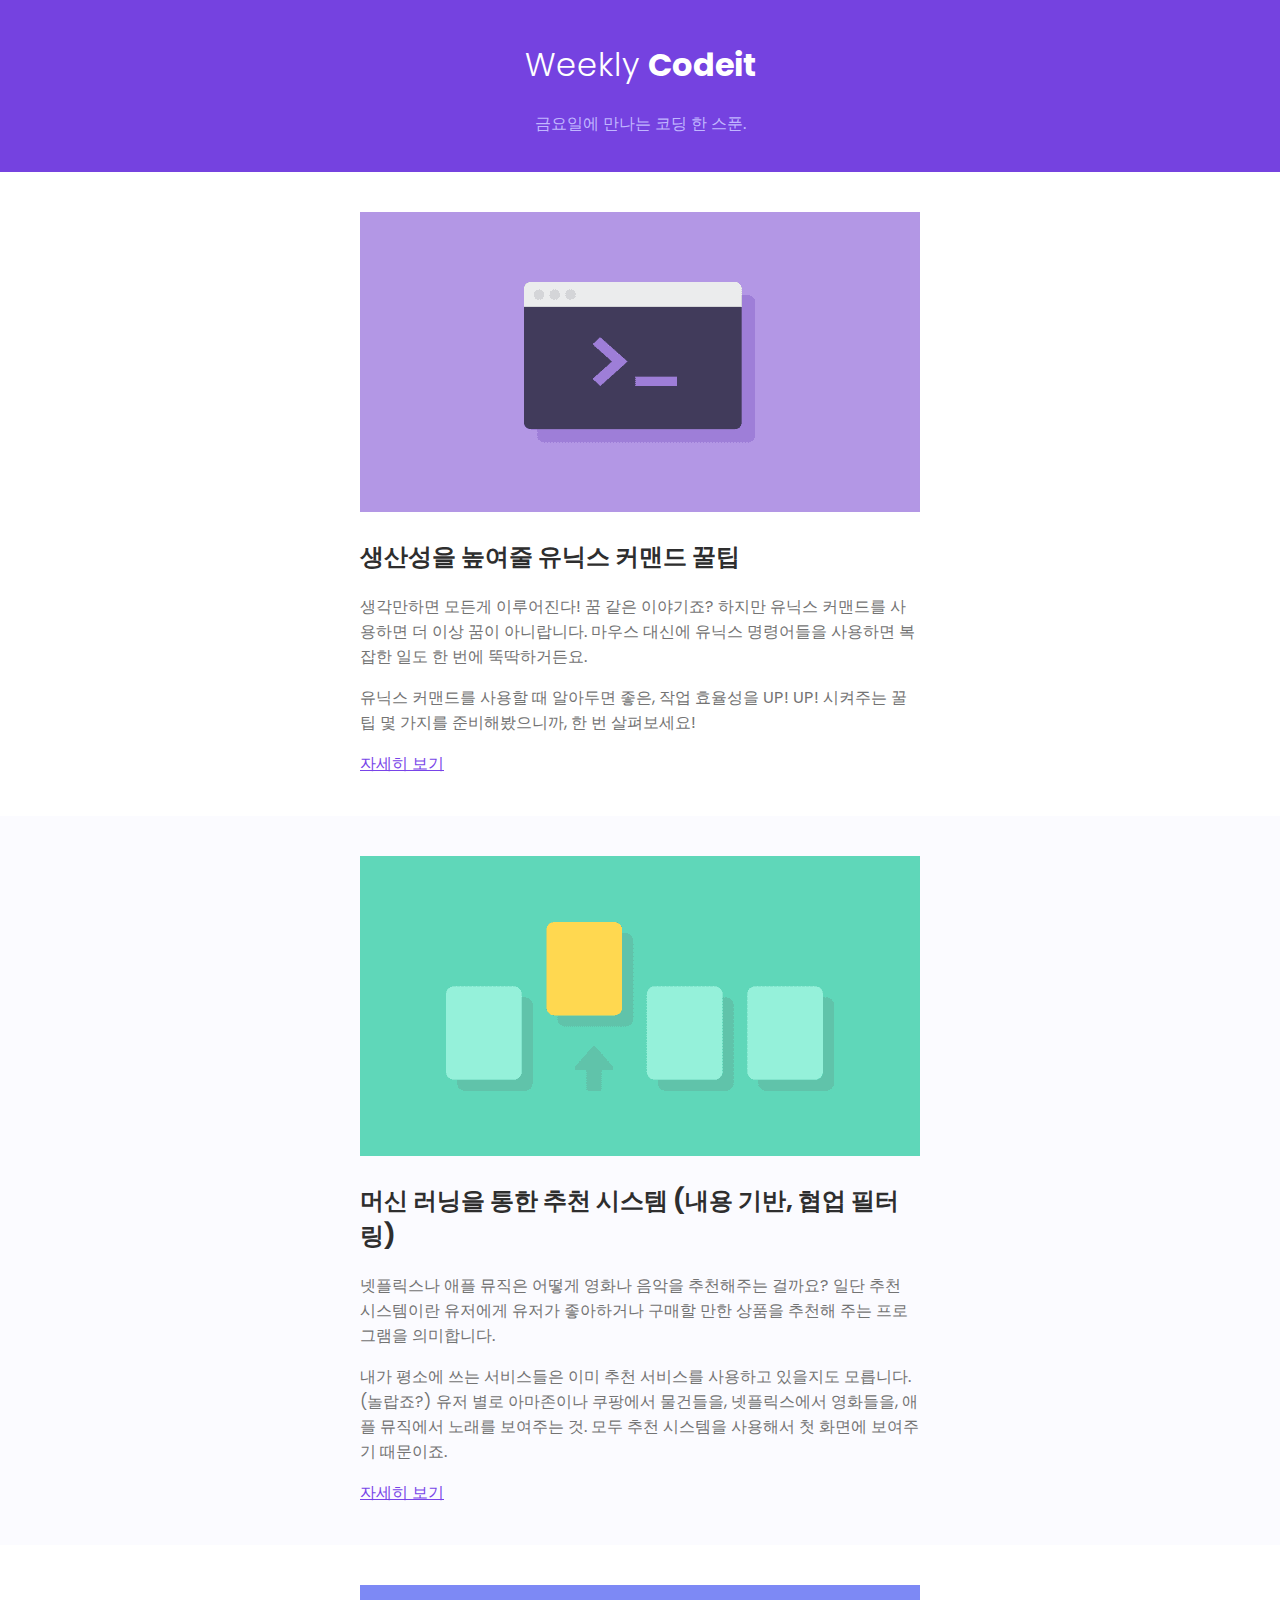
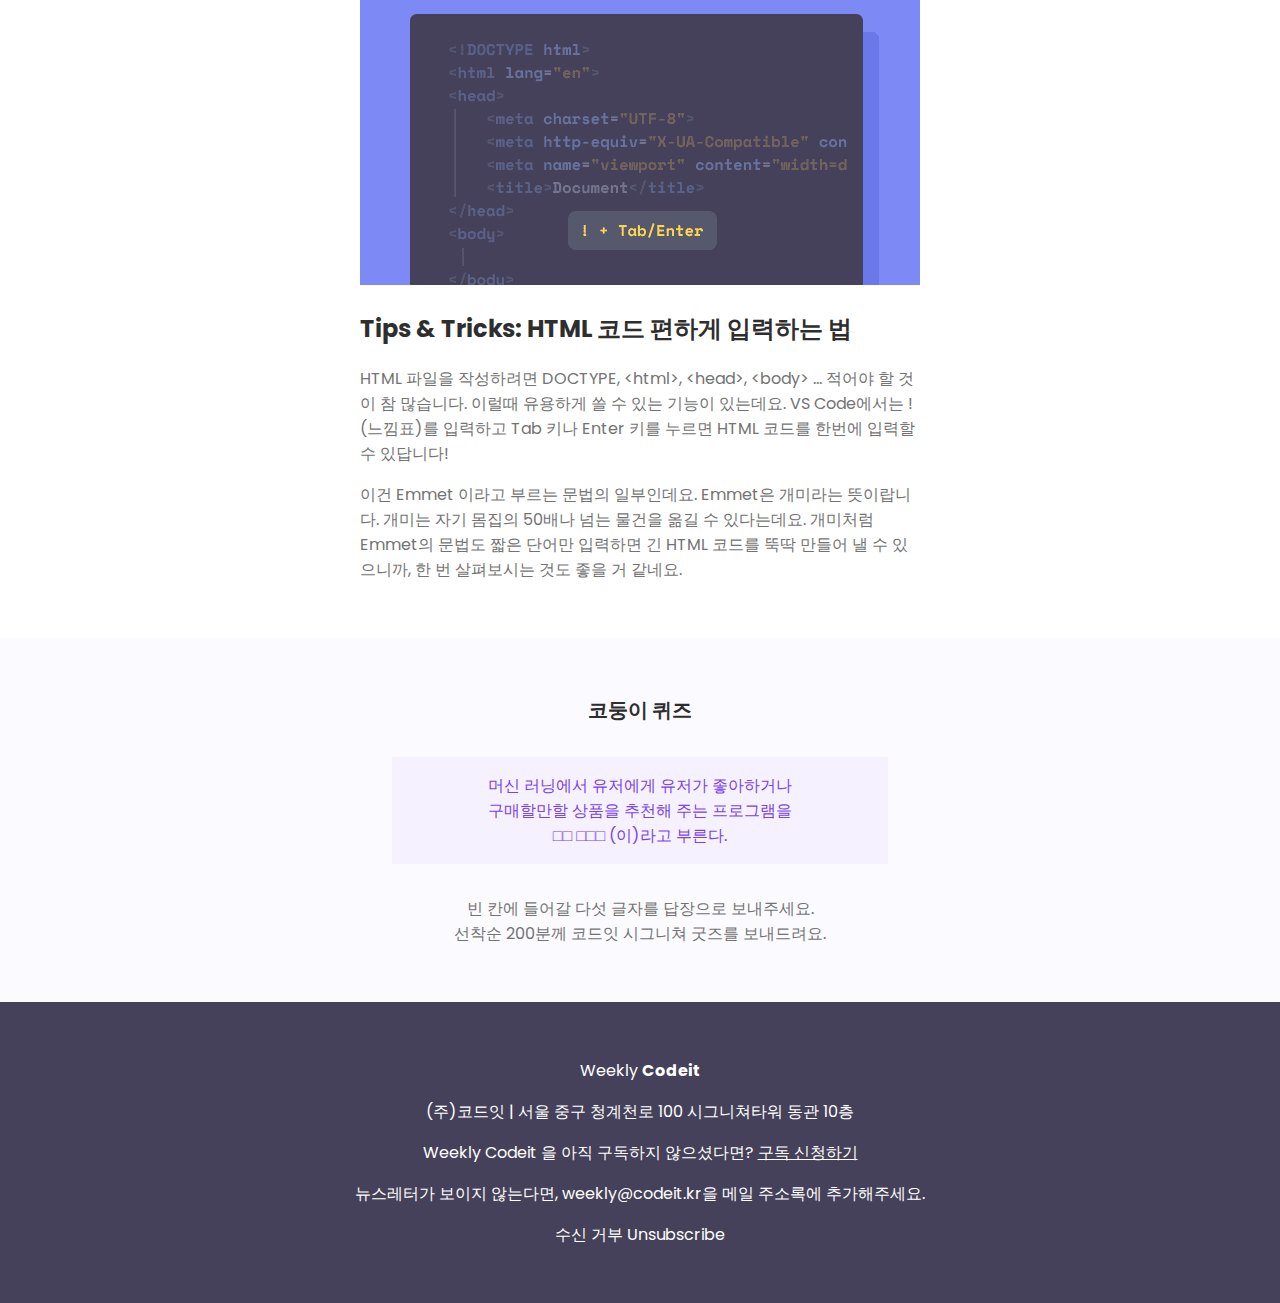
<file: Index.html>
<!DOCTYPE html>
<html>
  <head>
    <title>Weekly Codeit</title>
    <meta charset="utf-8">
    <meta name="description" content="금요일에 만나는 코딩 한스푼">
    <meta property="og:title" content="Weely Codeit"> 
    <link rel="preconnect" href="https://fonts.googleapis.com">
    <link rel="preconnect" href="https://fonts.gstatic.com" crossorigin>
    <link href="https://fonts.googleapis.com/css2?family=Poppins:ital,wght@0,100;0,200;0,300;0,400;0,500;0,600;0,700;0,800;0,900;1,100;1,200;1,300;1,400;1,500;1,600;1,700;1,800;1,900&display=swap" rel="stylesheet">
  </head>
  <body style="color: #737373; font-family: Poppins, 'Noto Sans KR', sans-serif; margin: 0">
    <div style="background-color: #7542e0; text-align: center; padding: 20px">
      <h1 style="color: #ffffff; font-weight: 300">Weekly <span style="font-weight: 700">Codeit<span></h1>
      <p style="color: #c1b7ff">금요일에 만나는 코딩 한 스푼.</p>
    </div>
    <div style="padding: 40px 20px">
      <div style="width: 560px; margin: 0 auto">
        <img src="thumbnail-unix.png" style="width: 100%">
        <h2 style="color: #2e2e2e">생산성을 높여줄 유닉스 커맨드 꿀팁</h2>
        <p>
          생각만하면 모든게 이루어진다! 꿈 같은 이야기죠? 하지만 유닉스 커맨드를
          사용하면 더 이상 꿈이 아니랍니다. 마우스 대신에 유닉스 명령어들을 사용하면
          복잡한 일도 한 번에 뚝딱하거든요.
        </p>
        <p>
          유닉스 커맨드를 사용할 때 알아두면 좋은, 작업 효율성을 UP! UP! 시켜주는
          꿀팁 몇 가지를 준비해봤으니까, 한 번 살펴보세요!
        </p>
        <a href="https://blog.codeit.kr/post/6052b25f701df852a9157516" style="color: #7844e8">
          자세히 보기
        </a>
      </div>
    </div>
    <div style="background-color: #fbfbff; padding: 40px 20px">
      <div style="width: 560px; margin: 0 auto">
        <img src="thumbnail-machine-learning.png" style="width: 100%">
        <h2 style="color: #2e2e2e">머신 러닝을 통한 추천 시스템 (내용 기반, 협업 필터링)</h2>
        <p>
          넷플릭스나 애플 뮤직은 어떻게 영화나 음악을 추천해주는 걸까요? 일단 추천
          시스템이란 유저에게 유저가 좋아하거나 구매할 만한 상품을 추천해 주는
          프로그램을 의미합니다.
        </p>
        <p>
          내가 평소에 쓰는 서비스들은 이미 추천 서비스를 사용하고 있을지도 모릅니다.
          (놀랍죠?) 유저 별로 아마존이나 쿠팡에서 물건들을, 넷플릭스에서
          영화들을, 애플 뮤직에서 노래를 보여주는 것. 모두 추천 시스템을 사용해서 첫
          화면에 보여주기 때문이죠.
        </p>
        <a href="https://blog.codeit.kr/post/6054359298b173400407da01" style="color: #7844e8">
          자세히 보기
        </a>
      </div>
    </div>
    <div style="padding: 40px 20px">
      <div style="width: 560px; margin: 0 auto">
        <img src="thumbnail-emmet.png" style="width: 100%">
        <h2 style="color: #2e2e2e">Tips & Tricks: HTML 코드 편하게 입력하는 법</h2>
        <p>
          HTML 파일을 작성하려면 DOCTYPE, &lt;html&gt;, &lt;head&gt;, &lt;body&gt; ... 적어야 할 것이 참
          많습니다. 이럴때 유용하게 쓸 수 있는 기능이 있는데요. VS Code에서는
          !(느낌표)를 입력하고 Tab 키나 Enter 키를 누르면 HTML 코드를 한번에 입력할
          수 있답니다!
        </p>
        <p>
          이건 Emmet 이라고 부르는 문법의 일부인데요. Emmet은 개미라는
          뜻이랍니다. 개미는 자기 몸집의 50배나 넘는 물건을 옮길 수 있다는데요.
          개미처럼 Emmet의 문법도 짧은 단어만 입력하면 긴 HTML 코드를 뚝딱 만들어 낼
          수 있으니까, 한 번 살펴보시는 것도 좋을 거 같네요.
        </p>
      </div>
    </div>
    <div style="background-color: #fbfbff; text-align: center; padding: 40px 20px">
      <div style="width: 560px; margin: 0 auto">
        <h2 style="color: #2e2e2e; font-size: 20px">코둥이 퀴즈</h2>
        <p style="background-color: #f6f1ff; color: #7844e8; padding: 16px; margin: 32px">
          머신 러닝에서 유저에게 유저가 좋아하거나<br>
          구매할만할 상품을 추천해 주는 프로그램을<br>
          □□ □□□ (이)라고 부른다.
        </p>
        <p>
          빈 칸에 들어갈 다섯 글자를 답장으로 보내주세요.<br>
          선착순 200분께 코드잇 시그니쳐 굿즈를 보내드려요.
        </p>
      </div>
    </div>
    <div style="background-color: #46415a; color: #ffffff; text-align: center; padding: 40px 20px">
      <p>Weekly <span style="font-weight: 700">Codeit</span></p>
      <p>(주)코드잇 | 서울 중구 청계천로 100 시그니쳐타워 동관 10층</p>
      <p>Weekly Codeit 을 아직 구독하지 않으셨다면? <a href="subscribe.html" style="color: #ffffff;">구독 신청하기</a></p>
      <p>뉴스레터가 보이지 않는다면, weekly@codeit.kr을 메일 주소록에 추가해주세요.</p>
      <p>수신 거부 Unsubscribe</p>
    </div>
  </body>
</html>
</file>
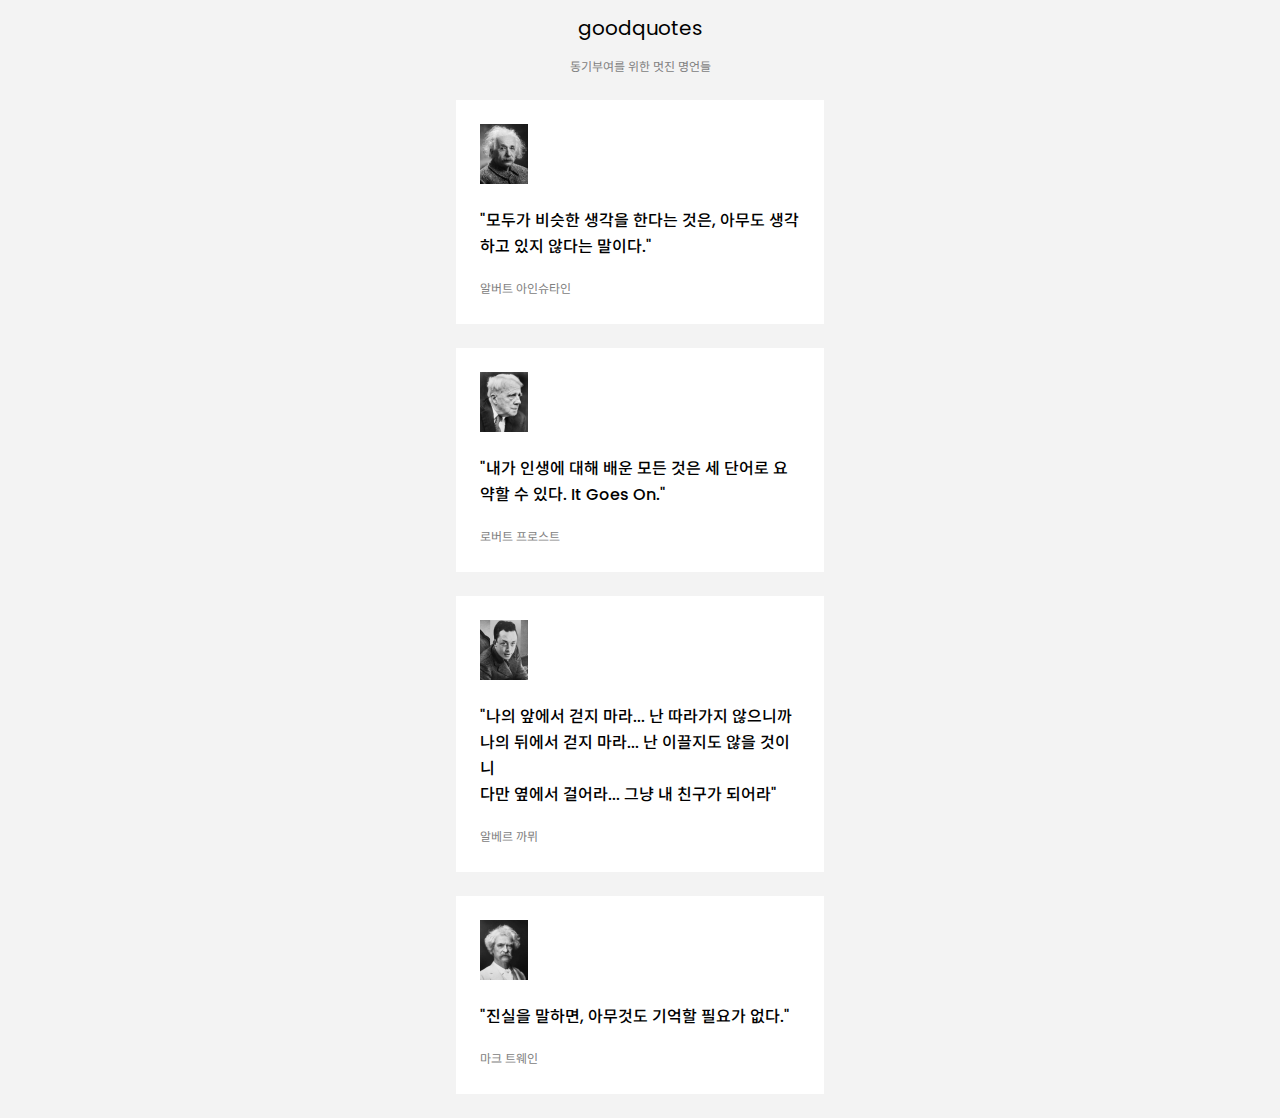
<file: chapter2/1.06/index.html>
<!DOCTYPE html>
<html>
  <head>
    <meta charset="utf-8" />
    <title>goodquotes</title>
    <link rel="preconnect" href="https://fonts.googleapis.com" />
    <link rel="preconnect" href="https://fonts.gstatic.com" crossorigin />
    <link
      href="https://fonts.googleapis.com/css2?family=Noto+Sans+KR:wght@400;700&family=Poppins:wght@400;600&display=swap"
      rel="stylesheet"
    />
    <link rel="stylesheet" href="style.css" />
  </head>
  <body>
    <h1>goodquotes</h1>
    <h2>동기부여를 위한 멋진 명언들</h2>
    <div>
      <img src="einstein.png" />
      <p>
        "모두가 비슷한 생각을 한다는 것은, 아무도 생각하고 있지 않다는 말이다."
      </p>
      <span>알버트 아인슈타인</span>
    </div>
    <div>
      <img src="frost.png" />
      <p>
        "내가 인생에 대해 배운 모든 것은 세 단어로 요약할 수 있다. It Goes On."
      </p>
      <span>로버트 프로스트</span>
    </div>
    <div>
      <img src="camus.png" />
      <p>
        "나의 앞에서 걷지 마라... 난 따라가지 않으니까<br />
        나의 뒤에서 걷지 마라... 난 이끌지도 않을 것이니<br />
        다만 옆에서 걸어라... 그냥 내 친구가 되어라"
      </p>
      <span>알베르 까뮈</span>
    </div>
    <div>
      <img src="twain.png" />
      <p>"진실을 말하면, 아무것도 기억할 필요가 없다."</p>
      <span>마크 트웨인</span>
    </div>
  </body>
</html>
</file>
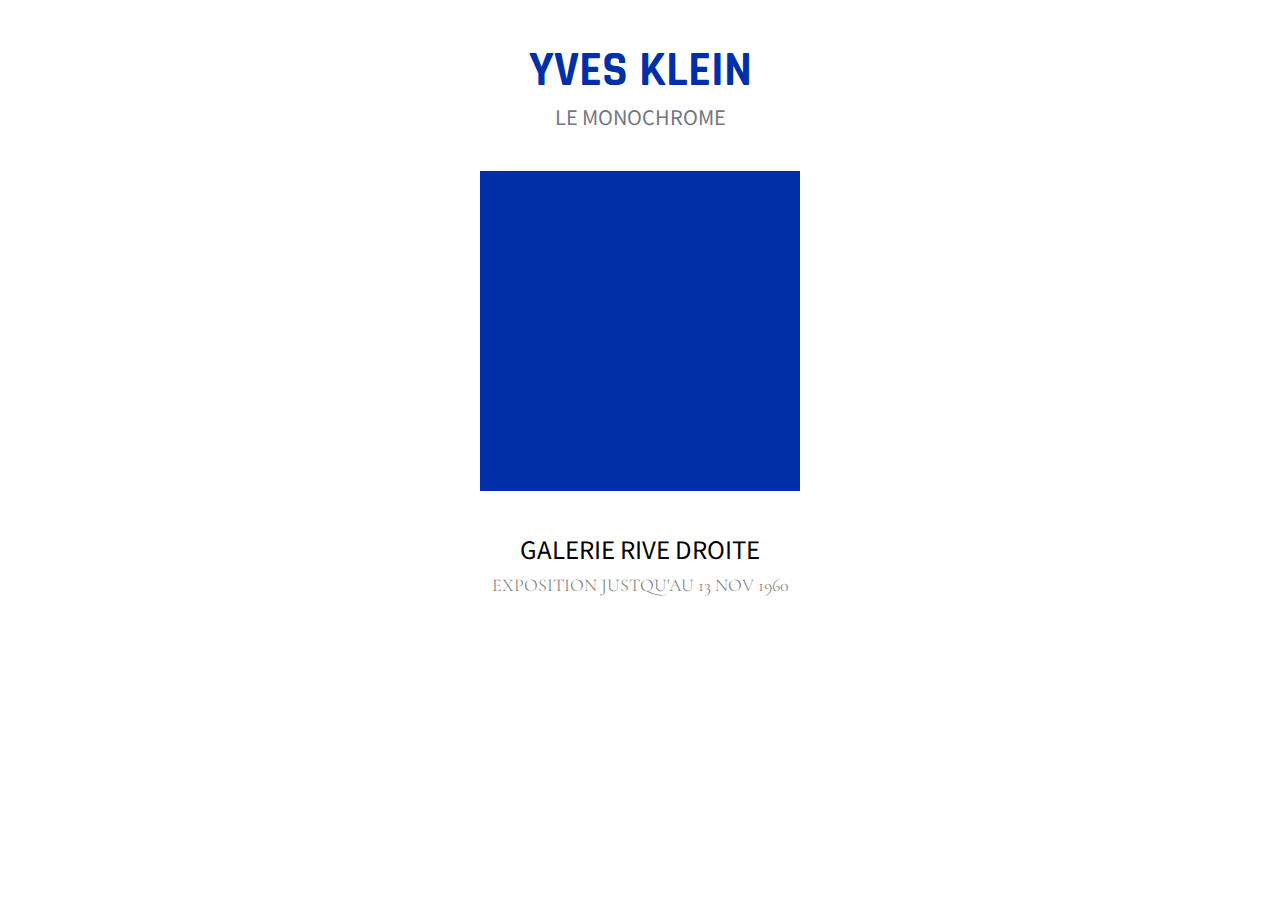
<file: chapter2/1.10/index.html>
<!DOCTYPE html>
<html>
  <head>
    <meta charset="utf-8" />
    <title>LE MONOCHROME</title>
    <link rel="preconnect" href="https://fonts.googleapis.com" />
    <link rel="preconnect" href="https://fonts.gstatic.com" crossorigin />
    <link
      href="https://fonts.googleapis.com/css2?family=Cormorant+Garamond&family=Noto+Sans+KR&family=Rajdhani:wght@700&display=swap"
      rel="stylesheet"
    />
    <link rel="stylesheet" href="style.css" />
  </head>
  <body>
    <h1 class="artist">YVES KLEIN</h1>
    <h2 class="title">LE MONOCHROME</h2>
    <div class="ikb"></div>
    <div class="info">
      <p class="location">GALERIE RIVE DROITE</p>
      <p class="date">EXPOSITION JUSTQU'AU 13 NOV 1960</p>
    </div>
  </body>
</html>
</file>
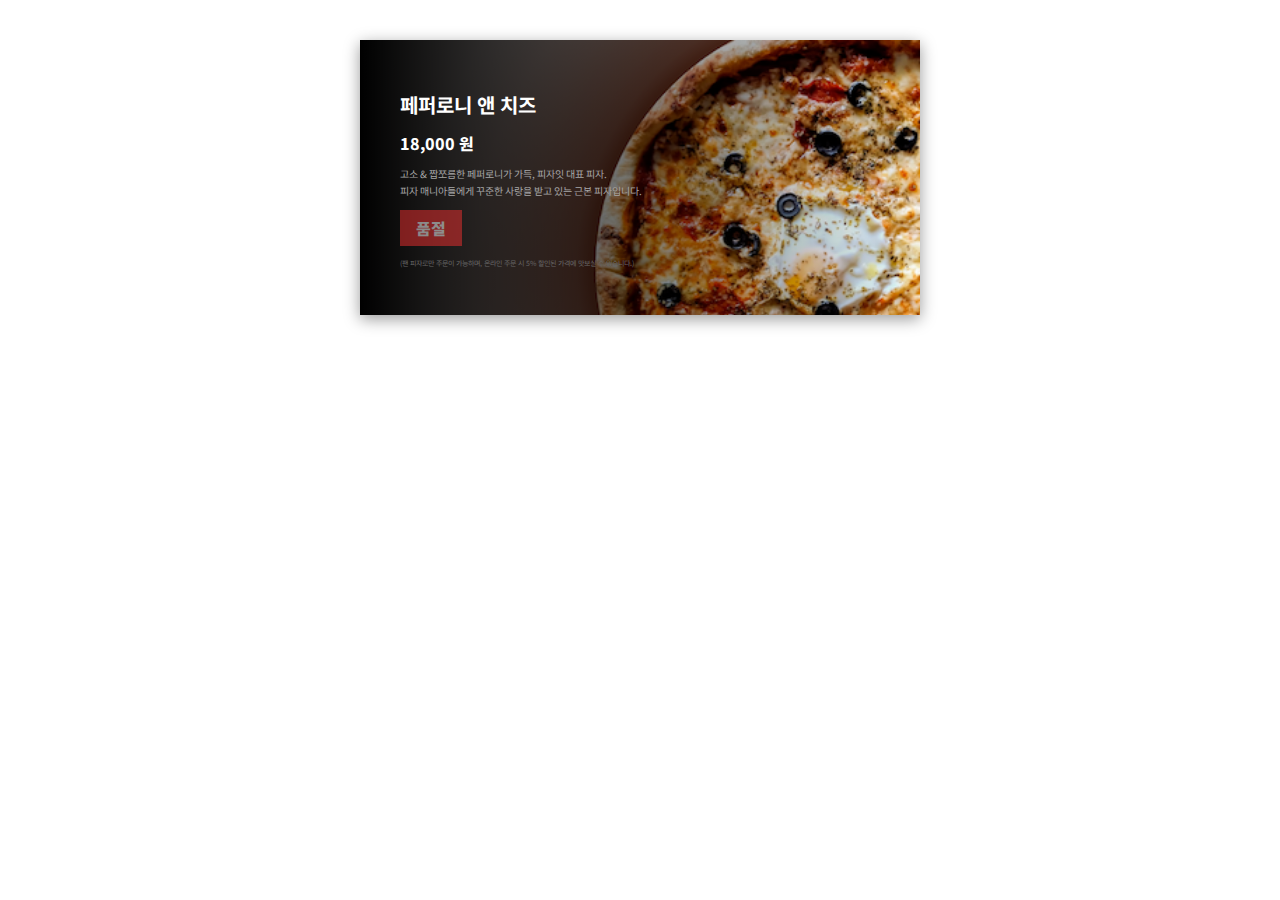
<file: chapter2/2.03/index.html>
<!DOCTYPE html>
<html>
  <head>
    <meta charset="utf-8" />
    <title>피자잇</title>
    <link rel="preconnect" href="https://fonts.googleapis.com" />
    <link rel="preconnect" href="https://fonts.gstatic.com" crossorigin />
    <link
      href="https://fonts.googleapis.com/css2?family=Noto+Sans+KR:wght@400;700&display=swap"
      rel="stylesheet"
    />
    <link rel="stylesheet" href="style.css" />
  </head>
  <body>
    <div class="card">
      <h1 class="title">페퍼로니 앤 치즈</h1>
      <h2 class="price">18,000 원</h2>
      <p class="description">
        고소 & 짭쪼름한 페퍼로니가 가득, 피자잇 대표 피자.<br />
        피자 매니아들에게 꾸준한 사랑을 받고 있는 근본 피자입니다.
      </p>
      <div class="buttons">
        <a class="order" href="https://codeit.kr"> 품절 </a>
      </div>
      <p class="note">
        (팬 피자로만 주문이 가능하며, 온라인 주문 시 5% 할인된 가격에 맛보실 수
        있습니다.)
      </p>
    </div>
  </body>
</html>
</file>
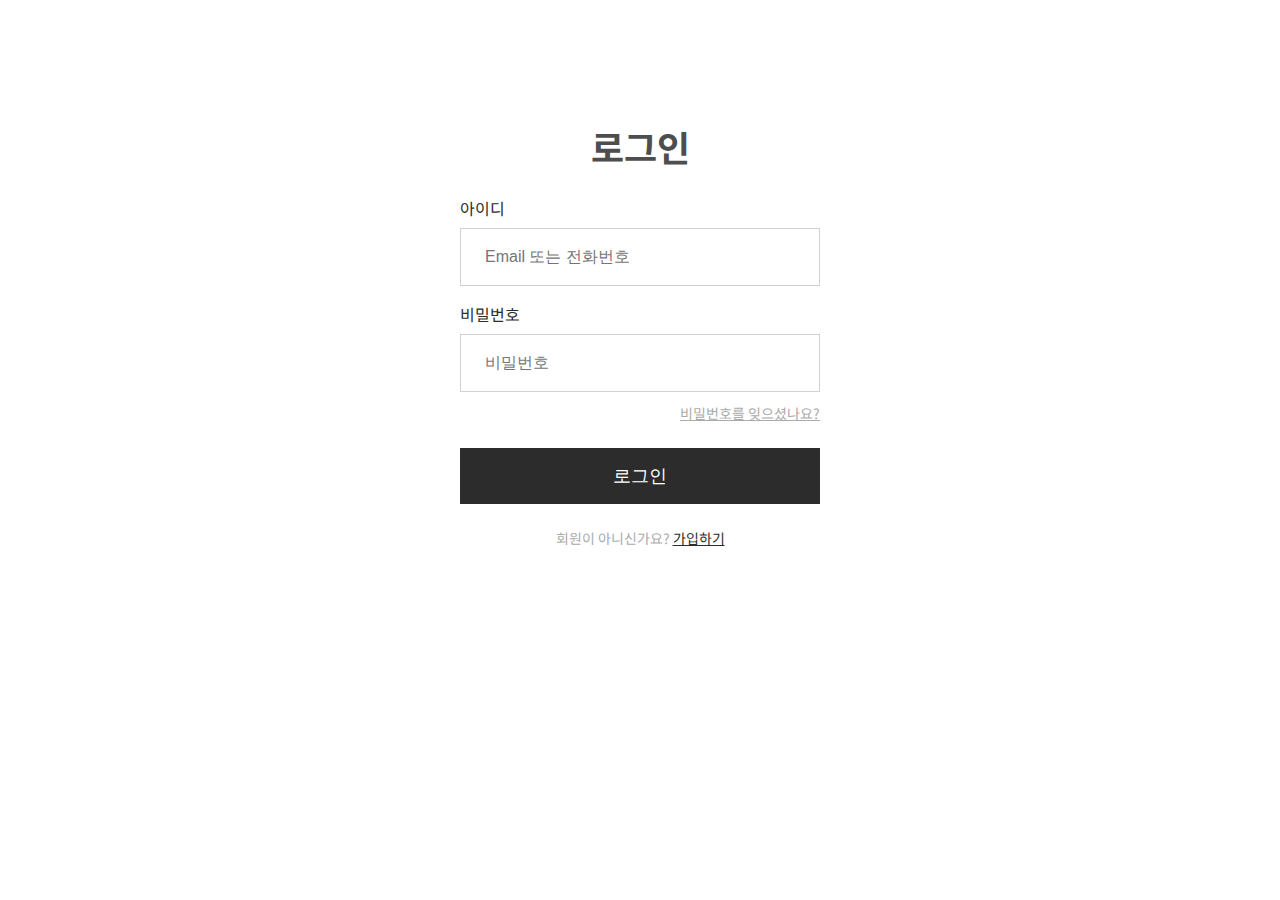
<file: chapter2/3.14/index.html>
<!DOCTYPE html>
<html>
  <head>
    <meta charset="utf-8" />
    <title>로그인</title>
    <link rel="preconnect" href="https://fonts.googleapis.com" />
    <link rel="preconnect" href="https://fonts.gstatic.com" crossorigin />
    <link
      href="https://fonts.googleapis.com/css2?family=Noto+Sans+KR:wght@400;700&display=swap"
      rel="stylesheet"
    />
    <link rel="stylesheet" href="style.css" />
  </head>
  <body>
    <form class="login">
      <h1 class="login-title">로그인</h1>
      <label>아이디</label>
      <input name="username" type="text" placeholder="Email 또는 전화번호" />
      <label>비밀번호</label>
      <input name="password" type="password" placeholder="비밀번호" />
      <div class="login-forgot">
        <a class="login-forgot-link" href="#">비밀번호를 잊으셨나요?</a>
      </div>
      <button>로그인</button>
      <div class="login-signup">
        회원이 아니신가요?
        <a class="login-signup-link" href="#">가입하기</a>
      </div>
    </form>
  </body>
</html>
</file>
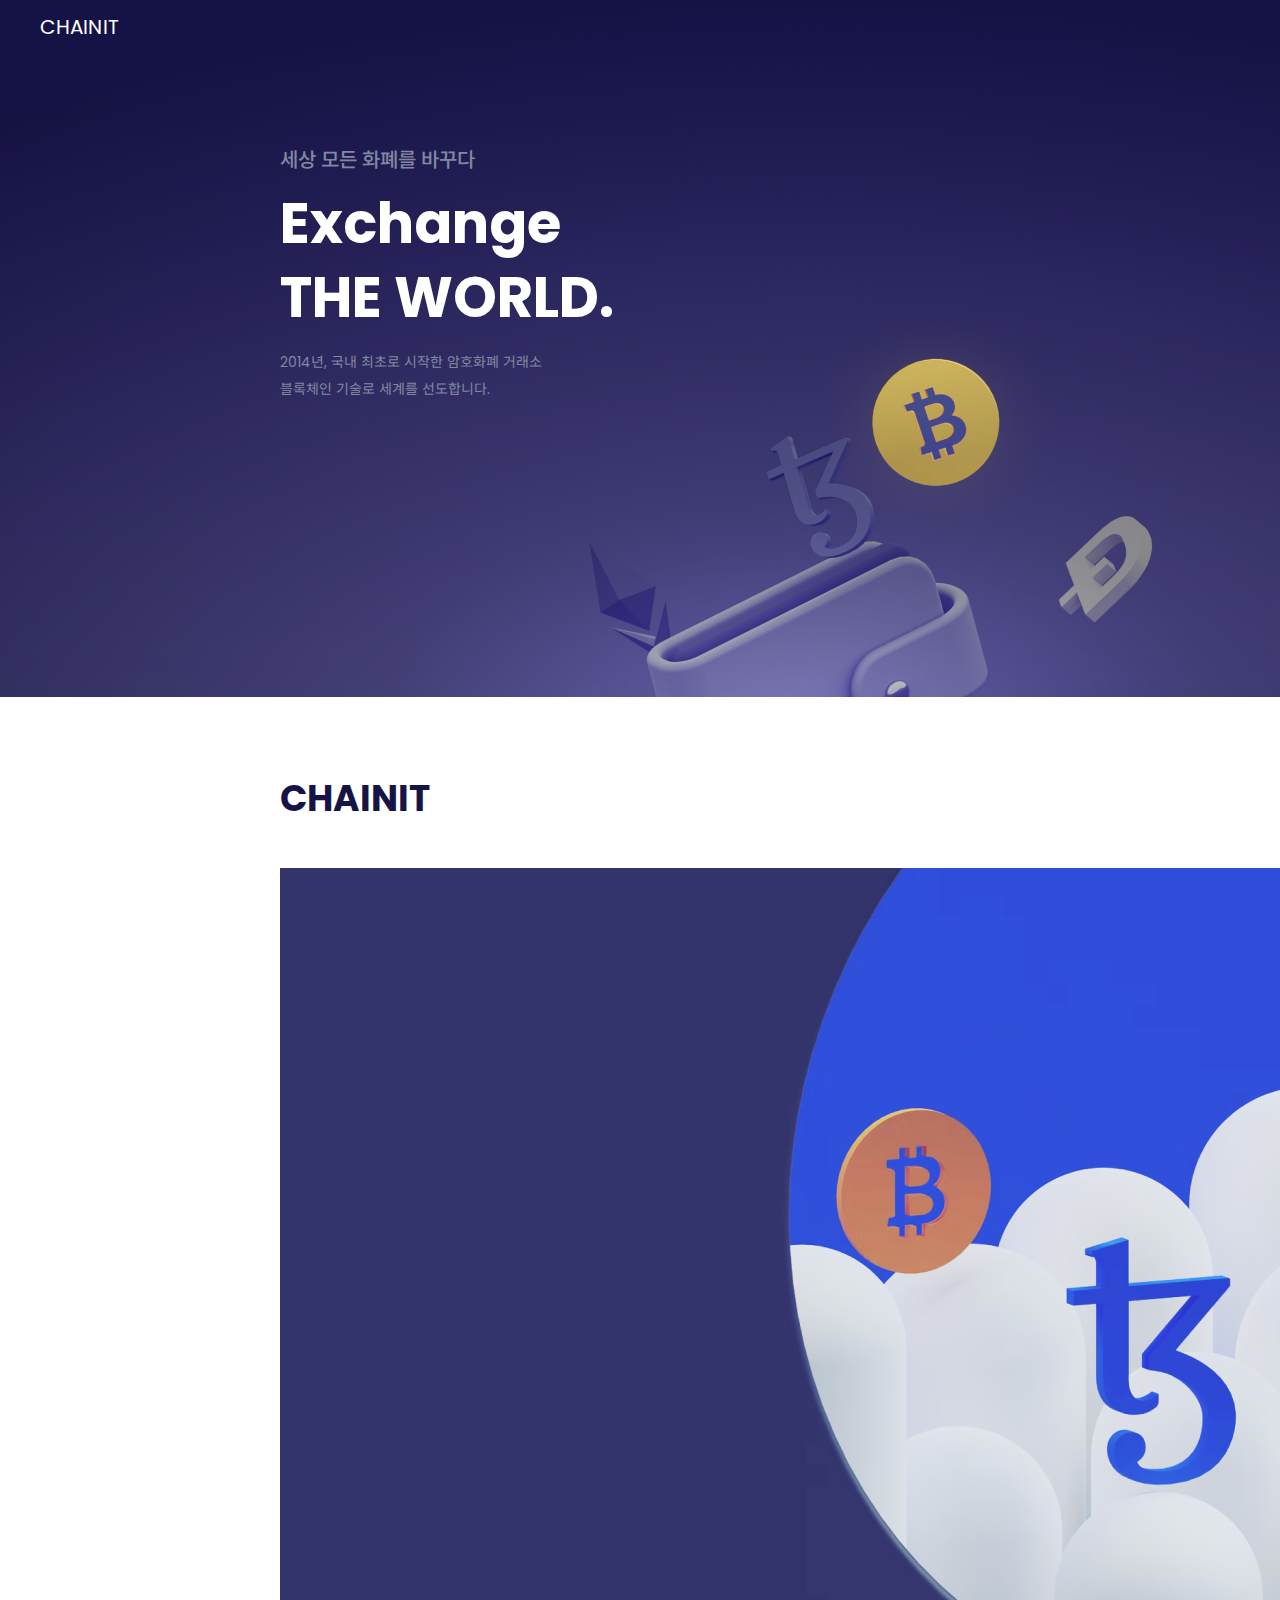
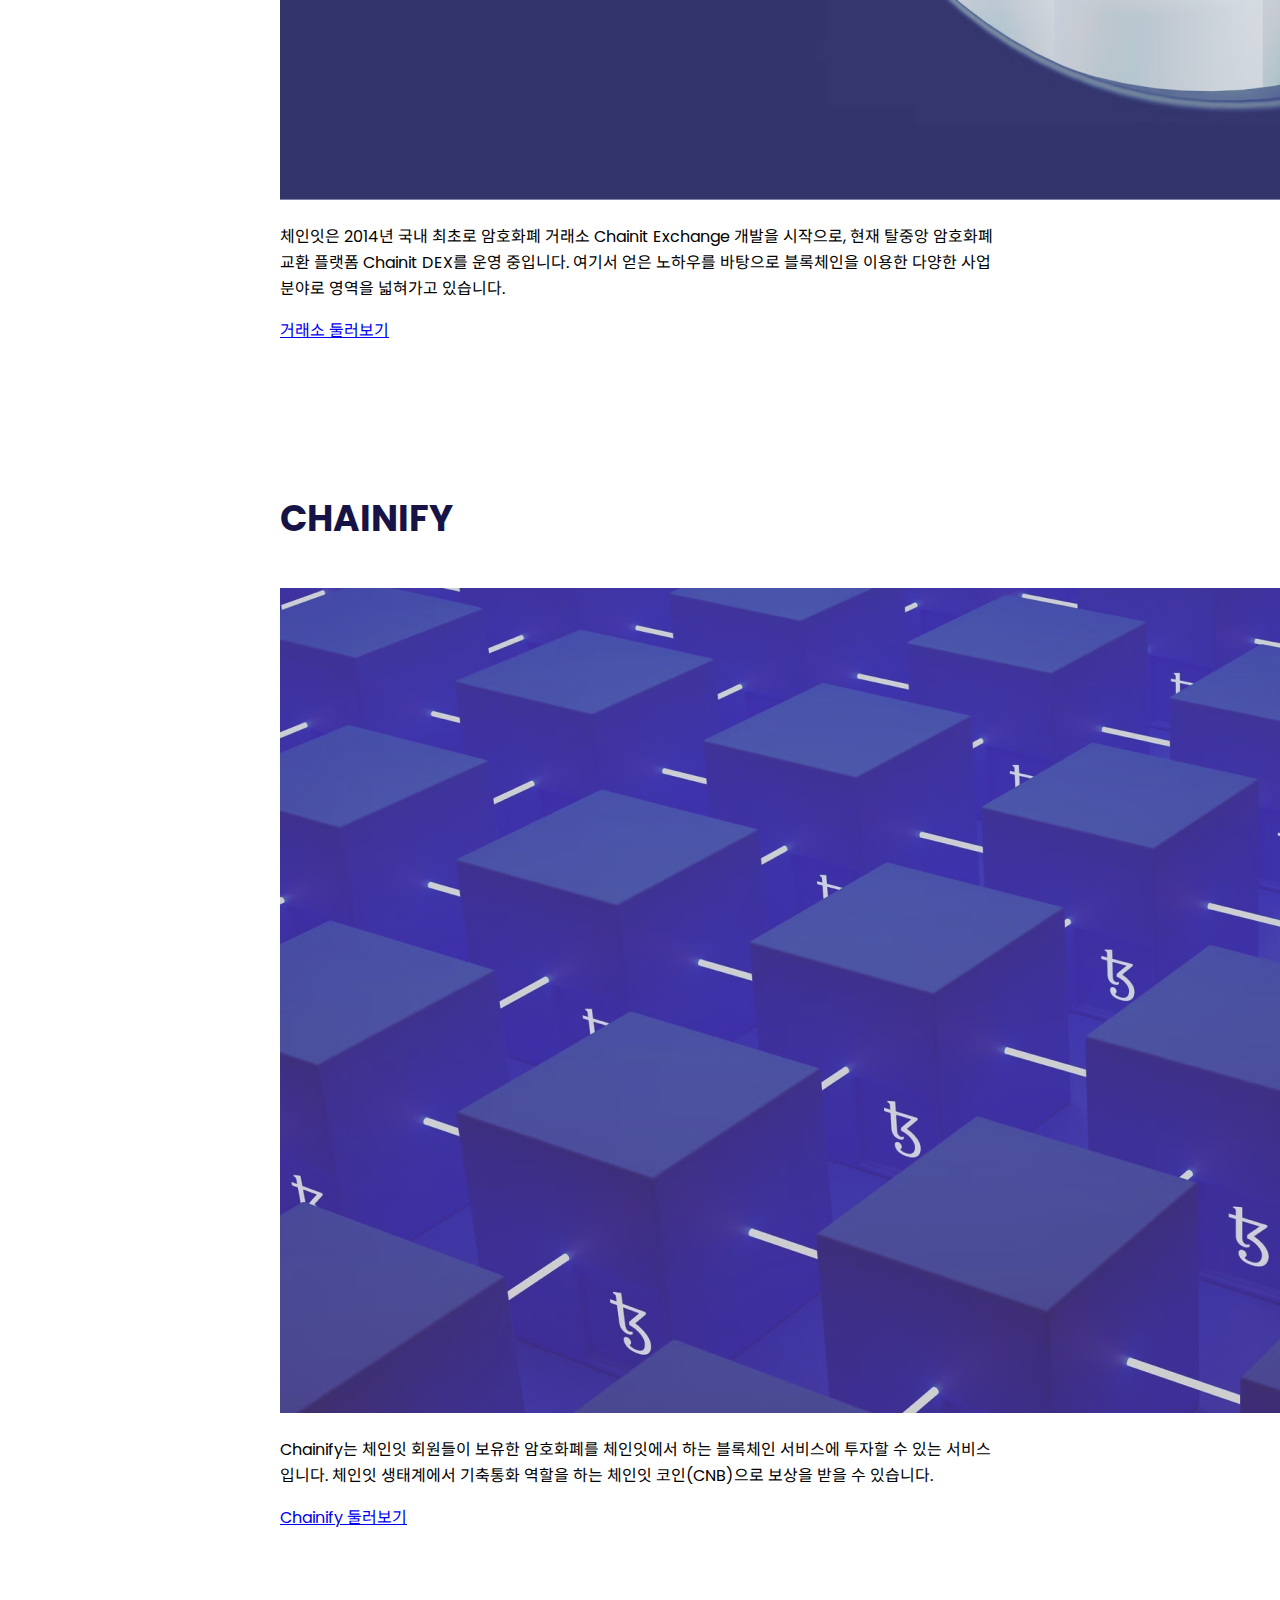
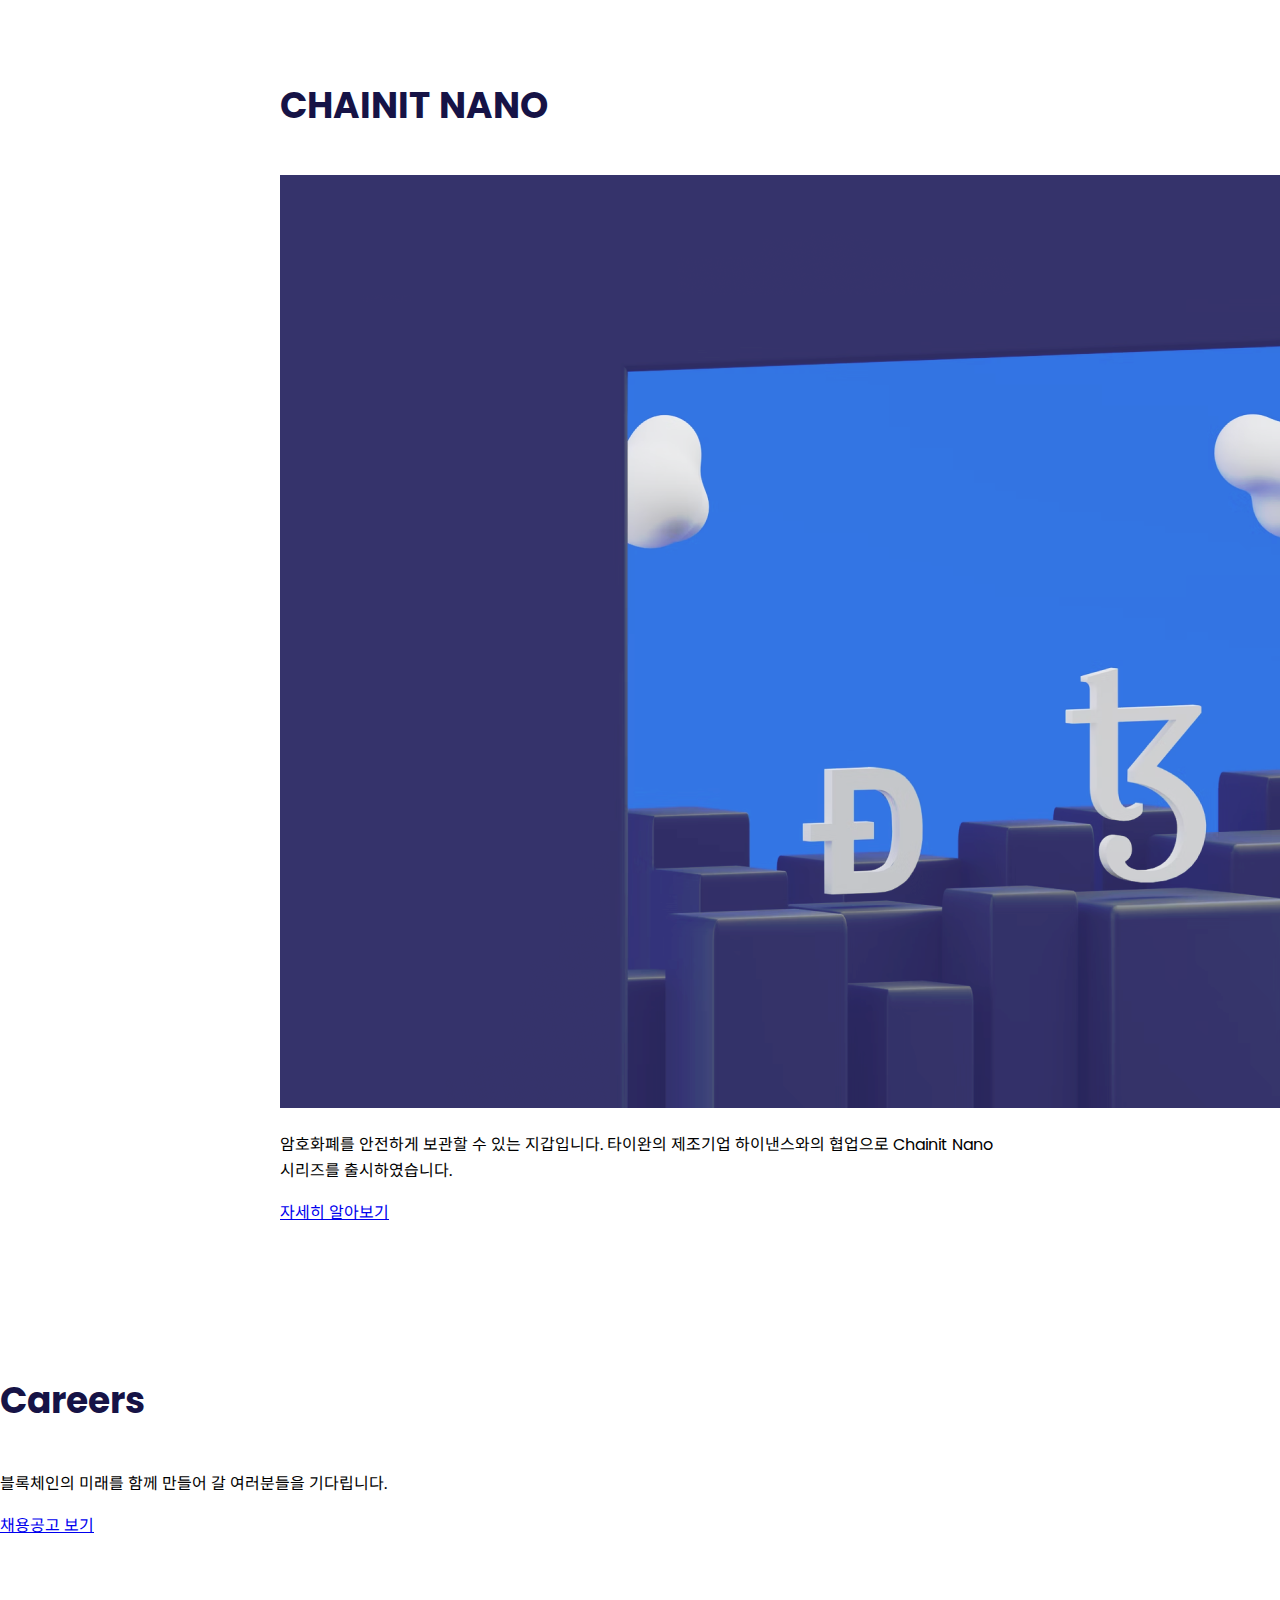
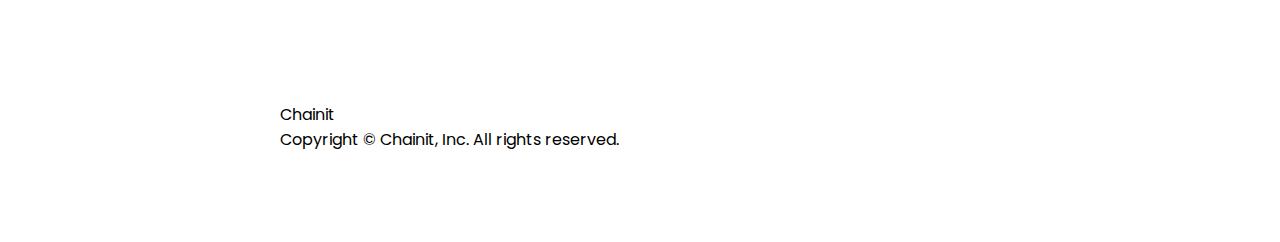
<file: chapter2/5.13/index.html>
<!DOCTYPE html>
<html>
  <head>
    <meta charset="utf-8" />
    <title>Chainit</title>
    <link rel="preconnect" href="https://fonts.googleapis.com" />
    <link rel="preconnect" href="https://fonts.gstatic.com" crossorigin />
    <link
      href="https://fonts.googleapis.com/css2?family=Noto+Sans+KR:wght@400;700&family=Poppins:wght@400;700&display=swap"
      rel="stylesheet"
    />
    <link rel="stylesheet" href="style.css" />
  </head>
  <body>
    <div class="header">
      <div class="header-title">
        <span class="header-title-accent">CHAIN</span>IT
      </div>
      <div class="header-content">
        <h1 class="header-tagline-small">세상 모든 화폐를 바꾸다</h1>
        <h2 class="header-tagline">Exchange<br />THE WORLD.</h2>
        <p class="header-description">
          2014년, 국내 최초로 시작한 암호화폐 거래소<br />
          블록체인 기술로 세계를 선도합니다.
        </p>
      </div>
    </div>
    <div class="section">
      <div class="container">
        <h2 class="title">CHAINIT</h2>
        <img class="cover" src="chainit.png" />
        <p class="description">
          체인잇은 2014년 국내 최초로 암호화폐 거래소 Chainit Exchange 개발을
          시작으로, 현재 탈중앙 암호화폐 교환 플랫폼 Chainit DEX를 운영
          중입니다. 여기서 얻은 노하우를 바탕으로 블록체인을 이용한 다양한 사업
          분야로 영역을 넓혀가고 있습니다.
        </p>
        <div class="button-container">
          <a class="button" href="https://codeit.kr"> 거래소 둘러보기 </a>
        </div>
      </div>
    </div>
    <div class="section dark">
      <div class="container">
        <h2 class="title">CHAINIFY</h2>
        <img class="cover" src="chainify.png" />
        <p class="description">
          Chainify는 체인잇 회원들이 보유한 암호화폐를 체인잇에서 하는 블록체인
          서비스에 투자할 수 있는 서비스입니다. 체인잇 생태계에서 기축통화
          역할을 하는 체인잇 코인(CNB)으로 보상을 받을 수 있습니다.
        </p>
        <div class="button-container">
          <a class="button" href="https://codeit.kr"> Chainify 둘러보기 </a>
        </div>
      </div>
    </div>
    <div class="section">
      <div class="container">
        <h2 class="title">CHAINIT NANO</h2>
        <img class="cover" src="chainit-nano.png" />
        <p class="description">
          암호화폐를 안전하게 보관할 수 있는 지갑입니다. 타이완의 제조기업
          하이낸스와의 협업으로 Chainit Nano 시리즈를 출시하였습니다.
        </p>
        <div class="button-container">
          <a class="button" href="https://codeit.kr"> 자세히 알아보기 </a>
        </div>
      </div>
    </div>
    <div id="career" class="section">
      <h2 class="title">Careers</h2>
      <p class="description">
        블록체인의 미래를 함께 만들어 갈 여러분들을 기다립니다.
      </p>
      <a class="button round" href="https://codeit.kr"> 채용공고 보기 </a>
    </div>
    <div id="footer" class="section">
      <div class="container">
        <p>
          Chainit<br />
          Copyright © Chainit, Inc. All rights reserved.
        </p>
      </div>
    </div>
  </body>
</html>
</file>
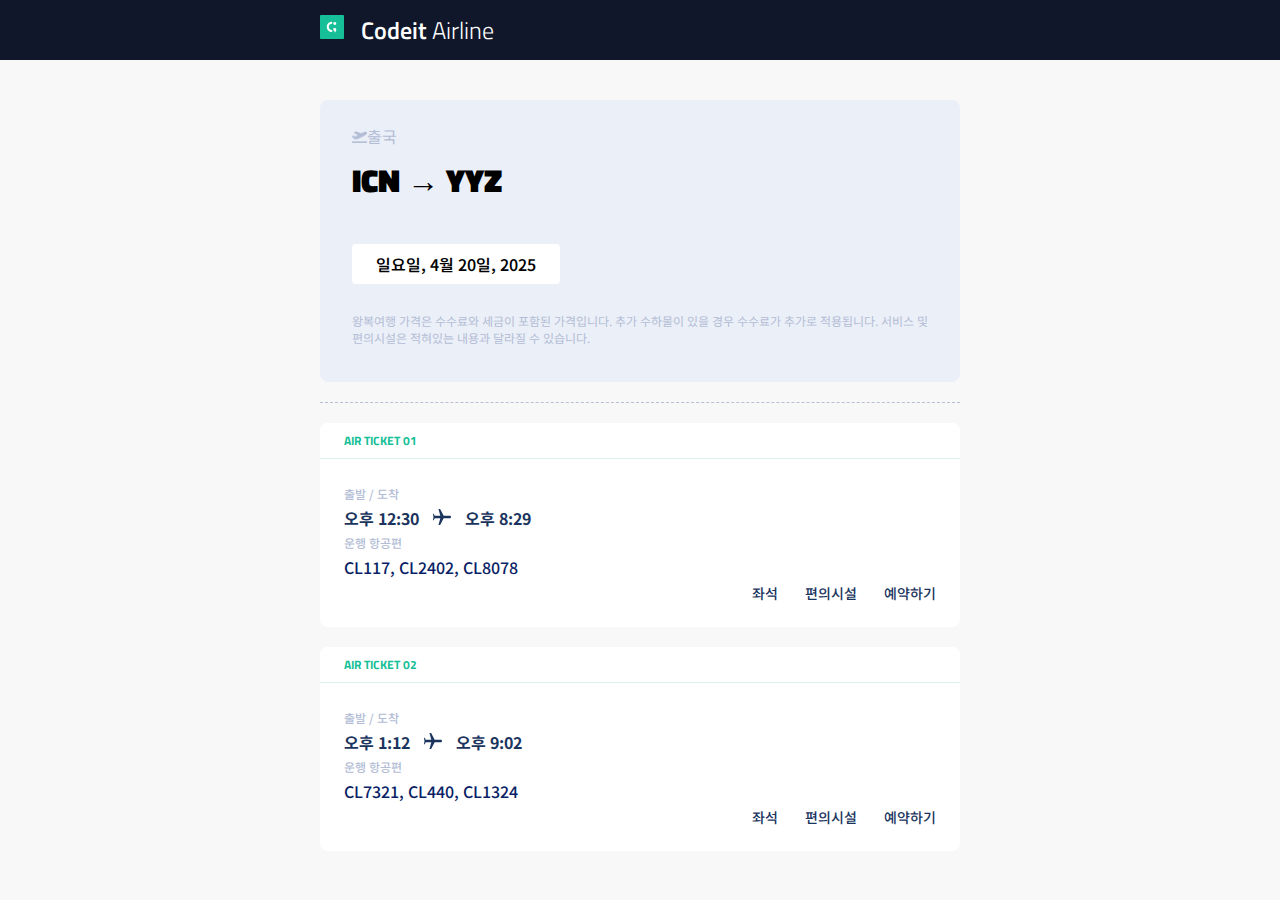
<file: chapter2/7.07/index.html>
<!DOCTYPE html>
<html>
  <head>
    <meta charset="utf-8" />
    <title>Codeit Airline</title>
    <link rel="preconnect" href="https://fonts.googleapis.com" />
    <link rel="preconnect" href="https://fonts.gstatic.com" crossorigin />
    <link
      href="https://fonts.googleapis.com/css2?family=Noto+Sans+KR:wght@400;700&family=Titillium+Web:wght@300;600&display=swap"
      rel="stylesheet"
    />
    <link rel="stylesheet" href="style.css" />
  </head>
  <body>
    <div class="header">
      <div class="container">
        <img class="codeit-img" src="logo.png" />
        <span class="title">Codeit <span>Airline</span></span>
      </div>
    </div>
    <div class="section">
      <div class="depart-section">
        <img class="depart-img" src="depart.png" /><span class="depart-word"
          >출국</span
        >
        <div class="where-to-go">ICN → YYZ</div>
        <span class="date"> 일요일, 4월 20일, 2025 </span>
        <p>
          왕복여행 가격은 수수료와 세금이 포함된 가격입니다. 추가 수하물이 있을
          경우 수수료가 추가로 적용됩니다. 서비스 및 편의시설은 적혀있는 내용과
          달라질 수 있습니다.
        </p>
      </div>
      <hr />
      <div class="ticket-section">
        <h2>AIR TICKET 01</h2>
        <hr />
        <div class="ticket-container">
          <div class="departure-arrival">출발 / 도착</div>
          <div class="time">
            오후 12:30 <img src="airplane.svg" /> 오후 8:29
          </div>
          <div class="airplane">운행 항공편</div>
          <div class="plane-number">CL117, CL2402, CL8078</div>
          <div class="menu">좌석 <span>편의시설</span> 예약하기</div>
        </div>
      </div>
      <div class="ticket-section">
        <h2>AIR TICKET 02</h2>
        <hr />
        <div class="ticket-container">
          <div class="departure-arrival">출발 / 도착</div>
          <div class="time">오후 1:12 <img src="airplane.svg" /> 오후 9:02</div>
          <div class="airplane">운행 항공편</div>
          <div class="plane-number">CL7321, CL440, CL1324</div>
          <div class="menu">좌석 <span>편의시설</span> 예약하기</div>
        </div>
      </div>
    </div>
  </body>
</html>
</file>
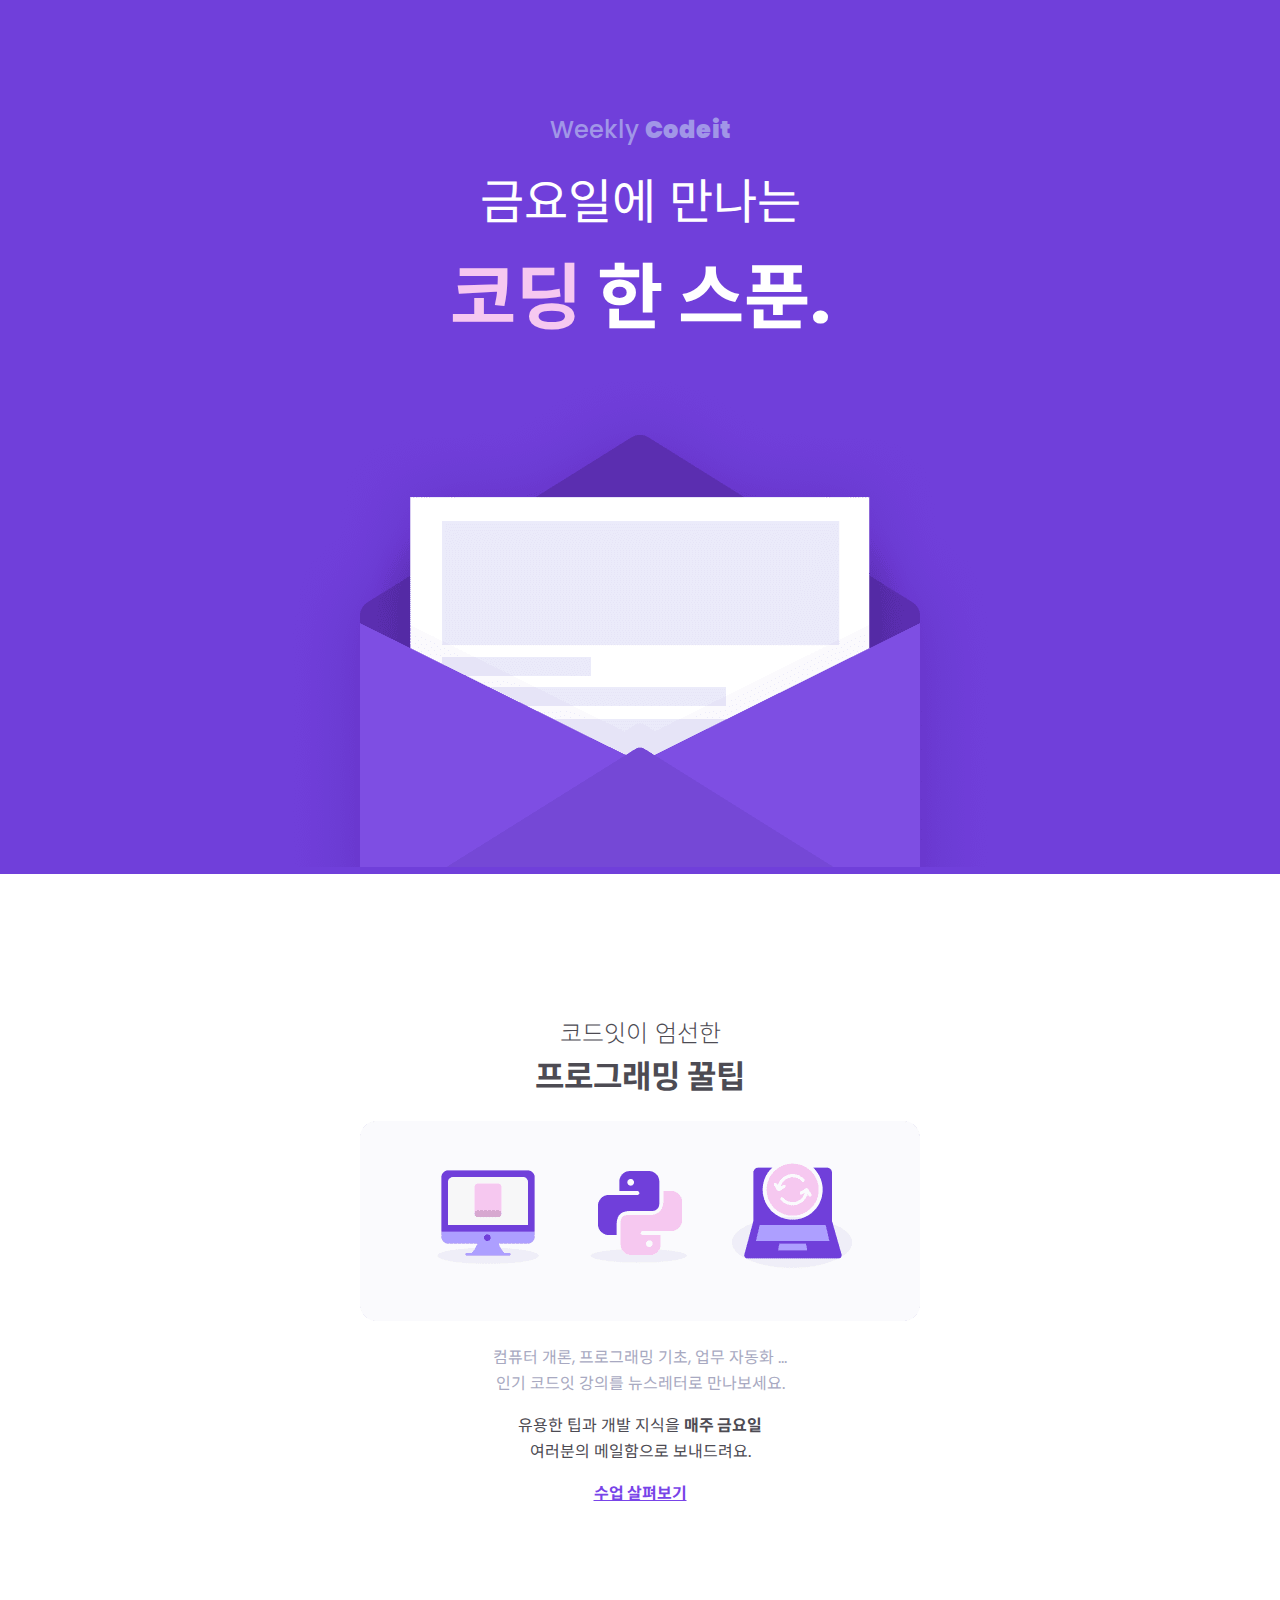
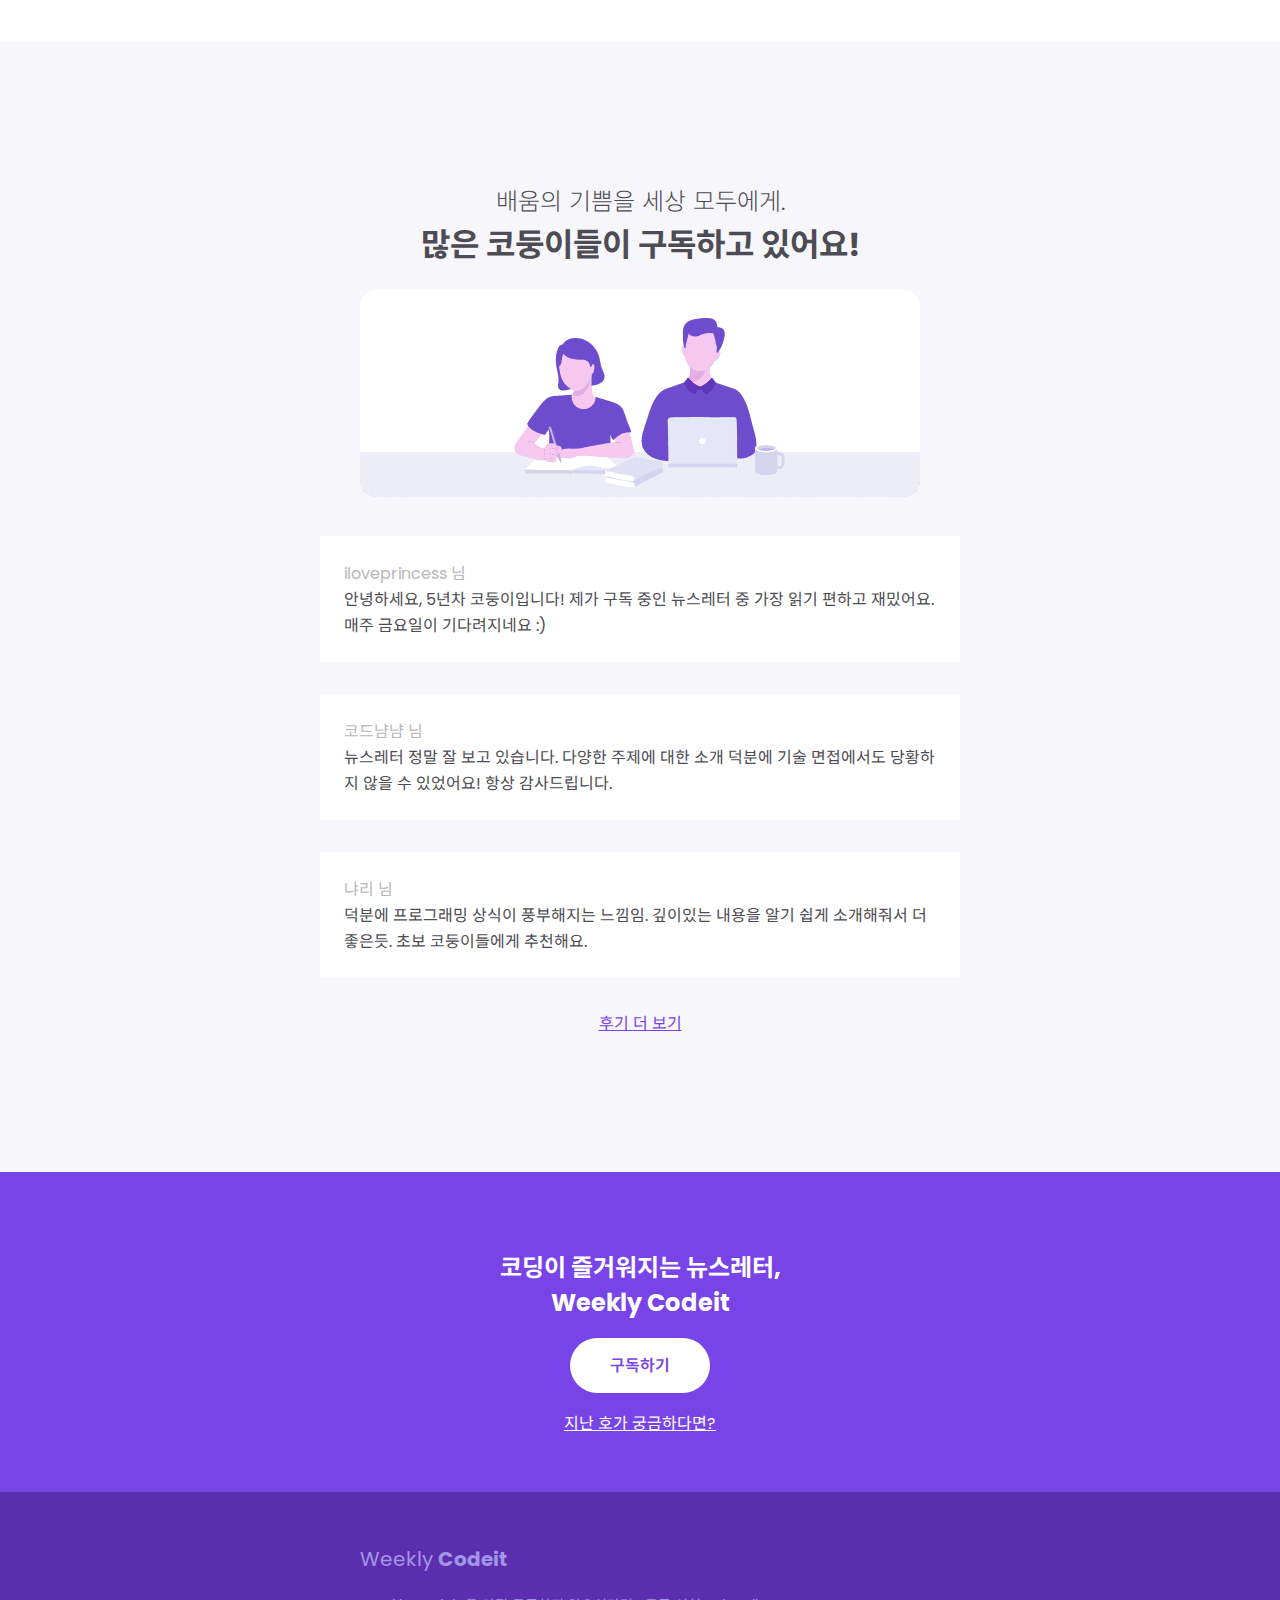
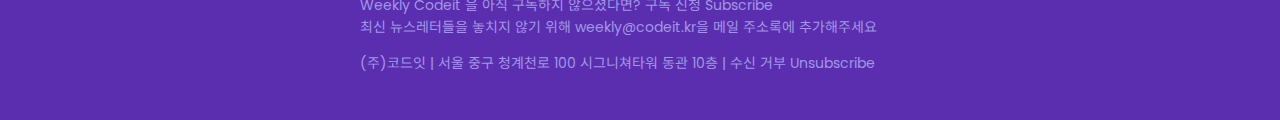
<file: subscribe.html>
<!DOCTYPE html>
<html>
  <head>
    <title>Weekly Codeit</title>
    <meta charset="utf-8" />
    <link rel="preconnect" href="https://fonts.googleapis.com" />
    <link rel="preconnect" href="https://fonts.gstatic.com" crossorigin />
    <link
      href="https://fonts.googleapis.com/css2?family=Noto+Sans+KR:wght@400;700&family=Poppins:wght@400;600&display=swap"
      rel="stylesheet"
    />
  </head>
  <body
    style="
      color: #4d4b53;
      font-family: Poppins, 'Noto Sans KR', sans-serif;
      text-align: center;
      margin: 0;
    "
  >
    <div style="background-color: #703fda; color: #ffffff; padding: 96px 0 0">
      <h1
        style="
          color: #a196e7;
          font-size: 24px;
          font-weight: 500;
          margin: 16px 0;
        "
      >
        Weekly <span style="font-weight: 900">Codeit</span>
      </h1>
      <p style="font-size: 48px; margin: 16px 0">
        금요일에 만나는<br />
        <span style="font-size: 72px; font-weight: 700"
          ><span style="color: #f6c8f0">코딩</span> 한 스푼.</span
        >
      </p>
      <img src="letter.png" />
    </div>
    <div style="padding: 120px 60px">
      <h2 style="font-size: 24px; font-weight: 300">
        코드잇이 엄선한<br />
        <span style="font-size: 32px; font-weight: 700">프로그래밍 꿀팁</span>
      </h2>
      <img src="banner-programming.png" />
      <p style="color: #a8a9c1">
        컴퓨터 개론, 프로그래밍 기초, 업무 자동화 ...<br />
        인기 코드잇 강의를 뉴스레터로 만나보세요.
      </p>
      <p>
        유용한 팁과 개발 지식을 <span style="font-weight: 700">매주 금요일</span
        ><br />
        여러분의 메일함으로 보내드려요.
      </p>
      <p>
        <a
          href="https://codeit.kr/catalog"
          style="color: #7844e8; font-weight: 700"
        >
          수업 살펴보기
        </a>
      </p>
    </div>
    <div style="background-color: #f6f6fb">
      <div style="width: 640px; padding: 120px 30px; margin: 0 auto">
        <h2 style="font-size: 24px; font-weight: 300">
          배움의 기쁨을 세상 모두에게.<br />
          <span style="font-size: 32px; font-weight: 700">
            많은 코둥이들이 구독하고 있어요!
          </span>
        </h2>
        <img src="banner-students.png" />
        <p
          style="
            background-color: #ffffff;
            text-align: left;
            padding: 24px;
            margin: 32px 0;
          "
        >
          <span style="color: #b8b7ba">iloveprincess 님</span><br />
          안녕하세요, 5년차 코둥이입니다! 제가 구독 중인 뉴스레터 중 가장 읽기
          편하고 재밌어요. 매주 금요일이 기다려지네요 :)
        </p>
        <p
          style="
            background-color: #ffffff;
            text-align: left;
            padding: 24px;
            margin: 32px 0;
          "
        >
          <span style="color: #b8b7ba">코드냠냠 님</span><br />
          뉴스레터 정말 잘 보고 있습니다. 다양한 주제에 대한 소개 덕분에 기술
          면접에서도 당황하지 않을 수 있었어요! 항상 감사드립니다.
        </p>
        <p
          style="
            background-color: #ffffff;
            text-align: left;
            padding: 24px;
            margin: 32px 0;
          "
        >
          <span style="color: #b8b7ba">냐리 님</span><br />
          덕분에 프로그래밍 상식이 풍부해지는 느낌임. 깊이있는 내용을 알기 쉽게
          소개해줘서 더 좋은듯. 초보 코둥이들에게 추천해요.
        </p>
        <p>
          <a href="https://codeit.kr/reviews" style="color: #7844e8">
            후기 더 보기
          </a>
        </p>
      </div>
    </div>
    <div style="background-color: #7844e8; color: #ffffff; padding: 56px 28px">
      <h2>
        코딩이 즐거워지는 뉴스레터,<br />
        Weekly Codeit
      </h2>
      <div style="margin: 32px auto">
        <a
          href="https://codeit.kr"
          style="
            background-color: #ffffff;
            padding: 16px 40px;
            color: #7844e8;
            font-weight: 600;
            border-radius: 999px;
            text-decoration: none;
          "
        >
          구독하기
        </a>
      </div>
      <a href="index.html" style="color: #ffffff">지난 호가 궁금하다면?</a>
    </div>
    <div style="background-color: #5b2eb0; color: #a196e7; padding: 32px 16px">
      <div style="width: 560px; margin: 0 auto">
        <div style="font-size: 14px; text-align: left">
          <p style="font-size: 20px">
            Weekly <span style="font-weight: 700">Codeit</span>
          </p>
          <p>
            Weekly Codeit 을 아직 구독하지 않으셨다면? 구독 신청 Subscribe<br />
            최신 뉴스레터들을 놓치지 않기 위해 weekly@codeit.kr을 메일 주소록에
            추가해주세요
          </p>
          <p>
            (주)코드잇 | 서울 중구 청계천로 100 시그니쳐타워 동관 10층 | 수신
            거부 Unsubscribe
          </p>
        </div>
      </div>
    </div>
  </body>
</html>
</file>
<file: chapter2/1.06/style.css>
body {
  background: #f3f3f3;
  font-family: Poppins, "Noto Sans KR", sans-serif;
  font-size: 16px;
  font-weight: 500;
}

h1 {
  font-size: 20px;
  font-weight: 400;
  text-align: center;
}

h2 {
  color: #818181;
  font-size: 12px;
  font-weight: 400;
  text-align: center;
}

div {
  background: #ffffff;
  margin: 24px auto;
  padding: 24px;
  width: 320px;
}

span {
  color: #818181;
  font-size: 12px;
  font-weight: 400;
}
</file>
<file: chapter2/1.10/style.css>
html {
  font-size: 16px;
}

body {
  font-family: "Noto Sans KR", sans-serif;
  margin: 40px 0;
  text-align: center;
}

.artist {
  font-family: Rajdhani;
  font-weight: 700;
  font-size: 3rem;
  color: rgb(0, 47, 167);
  margin: 0;
}

.title {
  font-size: 1.25em;
  color: #747780;
  font-weight: 400;
  margin: 0 0 24px 0;
}

.ikb {
  background-color: rgb(0, 47, 167);
  margin: 2.5em auto;
  height: 320px;
  width: 320px;
}

.info {
  font-size: 24px;
}

.location {
  font-size: 24px;
  margin: 8px 0;
}

.date {
  font-family: "Cormorant Garamond", serif;
  color: rgba(0, 0, 0, 0.5);
  font-size: 18px;
  margin: 8px 0;
}
</file>
<file: chapter2/2.03/style.css>
body {
  font-family: "Noto Sans KR", sans-serif;
  margin: 0;
}

.card {
  background-image: linear-gradient(90deg, rgba(0, 0, 0, 1), rgba(0, 0, 0, 0)),
    url("pizza.png");
  background-repeat: no-repeat;
  background-position: center;
  background-size: cover;
  box-shadow: 0px 4px 15px rgba(0, 0, 0, 0.4);
  color: #ffffff;
  line-height: 1.7;
  margin: 40px auto;
  padding: 40px;
  width: 480px;
}

.title {
  font-size: 20px;
  margin: 8px 0;
}

.price {
  font-size: 16px;
  font-weight: 800;
  margin: 8px 0;
}

.description {
  color: #a7a7a7;
  font-size: 10px;
  margin: 8px 0;
}

.buttons {
  margin: 16px 0;
}

.order {
  background-color: #f13030;
  color: #ffffff;
  font-weight: 800;
  opacity: 0.5;
  padding: 6px 16px;
  text-decoration: none;
}

.note {
  color: #676767;
  font-size: 7px;
  line-height: 10px;
}
</file>
<file: chapter2/3.14/style.css>
* {
  box-sizing: border-box;
}

html {
  font-family: "Noto Sans KR", sans-serif;
  font-size: 16px;
  font-weight: 400;
}

label {
  display: block;
  margin: 16px 0 8px;
  color: #2c2c2c;
  font-size: 16px;
  font-weight: 400;
}

input {
  display: block;
  font-size: 16px;
  padding: 16px 24px;
  margin: 8px 0;
  width: 100%;
  border: 1px solid #d1d1d1;
  color: #ababab;
  line-height: 24px;
}

button {
  border: none;
  display: block;
  padding: 16px;
  margin: 24px 0;
  background-color: #2c2c2c;
  text-align: center;
  font-size: 18px;
  text-weight: 700;
  color: #ffffff;
  width: 100%;
}

.login {
  margin: 120px auto;
  width: 360px;
}

.login-title {
  font-size: 36px;
  font-weight: 700;
  margin: 24px 0;
  text-align: center;
  color: #4e4e4e;
}

.login-forgot {
  text-align: right;
}

.login-forgot-link {
  font-size: 14px;
  color: #ababab;
}

.login-signup {
  font-size: 14px;
  font-weight: 400;
  text-align: center;
  color: #ababab;
}

.login-signup-link {
  color: #2c2c2c;
}
</file>
<file: chapter2/5.13/style.css>
* {
  box-sizing: border-box;
}

body {
  font-family: Poppins, "Noto Sans KR", sans-serif;
  margin: 0;
}

.header {
  background-image: url("bg.png");
  background-repeat: no-repeat;
  background-postion: center;
  background-size: cover;
  color: #ffffff;
}

.header-title {
  padding: 12px 40px;
  line-height: 30px;
  color: #fffff;
  font-size: 20px;
  font-weight: 400;
}

#header-title-accent {
  font-weight: 700;
}

.header-content {
  margin: 0 auto;
  padding: 80px 0px 280px;
  width: 720px;
}

.header-tagline-small {
  margin: 12px 0;
  color: #8287a4;
  font-size: 20px;
  font-weight: 500;
  line-height: 29px;
}

.header-tagline {
  margin: 0;
  font-size: 56px;
  font-weight: 700;
  line-height: 74px;
}

.header-description {
  font-size: 14px;
  font-weight: 400;
  color: #8287a4;
  line-height: 27px;
  margin: 14px 0;
}

.section {
  padding: 74px 0;
}

.container {
  margin: 0 auto;
  width: 720px;
}

.title {
  color: #161346;
  font-size: 36px;
  font-weight: 700;
  margin-top: 0;
  margin-bottom: 42px;
}

.chainit {
  border-radius: 24px;
  width: 100%;
}

.chainit-description {
  margin: 32px 0;
  font-size: 16px;
  font-weight: 500;
  color: #4c497b;
}

.chainit-button {
  border-radius: 8px;
  background-color: #413c91;
}
</file>
<file: chapter2/7.07/style.css>
* {
  box-sizing: border-box;
}

body {
  font-family: "Noto Sans KR", sans-serif;
  background: #f8f8f8;
  margin: 0;
}

.header {
  background: #11172b;
}

.container {
  padding: 12px 0;
  margin: 0 auto;
  width: 640px;
}

.codeit-img {
  height: 24px;
  margin-right: 13px;
}

.title {
  font-size: 24px;
  font-weight: 600;
  color: #ffffff;
  font-family: "Titillium Web";
}

.title > span {
  font-weight: 300;
}

.section {
  margin: 0 auto;
  width: 640px;
}

.depart-section {
  margin: 40px 0 20px;
  padding: 24px 32px;
  border-radius: 8px;
  background: #ebeff8;
}

.depart-img {
  height: 12px;
}

.depart-word {
  font-size: 16px;
  color: #b3bdd5;
}

.where-to-go {
  margin: 8px 0 24px;
  color: #000000;
  font-family: "Titillium Web";
  font-size: 32px;
  font-weight: 900;
}

.date {
  padding: 8px 24px;
  border-radius: 4px;
  color: #000000;
  font-size: 16px;
  background: #ffffff;
  font-weight: 550;
  display: inline-block;
  margin: 16px 0;
}

.depart-section > p {
  font-size: 12px;
  color: #b3bdd5;
}

hr {
  border: none;
  border-bottom: 1px dashed #b6bfd3;
  margin: 20px 0;
}

.ticket-section {
  background: #ffffff;
  margin: 20px 0;
  border-radius: 8px;
}

h2 {
  padding: 8px 24px;
  color: #16bf97;
  font-family: "Titillium Web";
  font-size: 12px;
  font-weight: 700;
  margin: 0;
}

.ticket-section > hr {
  border: none;
  border-bottom: 1px solid #dbf1ec;
  margin: 0;
}

.ticket-container {
  margin: 0 24px;
  color: #b3bdd5;
  font-size: 12px;
  font-weight: 500;
}

.departure-arrival {
  margin: 26px 0 4px;
}

.time {
  color: #1a345e;
  font-size: 16px;
  font-weight: 700;
}

.time > img {
  width: 18px;
  margin: 0 10px;
}

.airplane {
  margin: 4px 0;
}

.plane-number {
  font-size: 16px;
  color: #0b1f66;
}

.menu {
  padding-bottom: 24px;
  margin-top: 4px;
  text-align: right;
  color: #1a345e;
  font-size: 14px;
  font-weight: 500;
}

.menu > span {
  margin: 0 24px;
}
</file>
